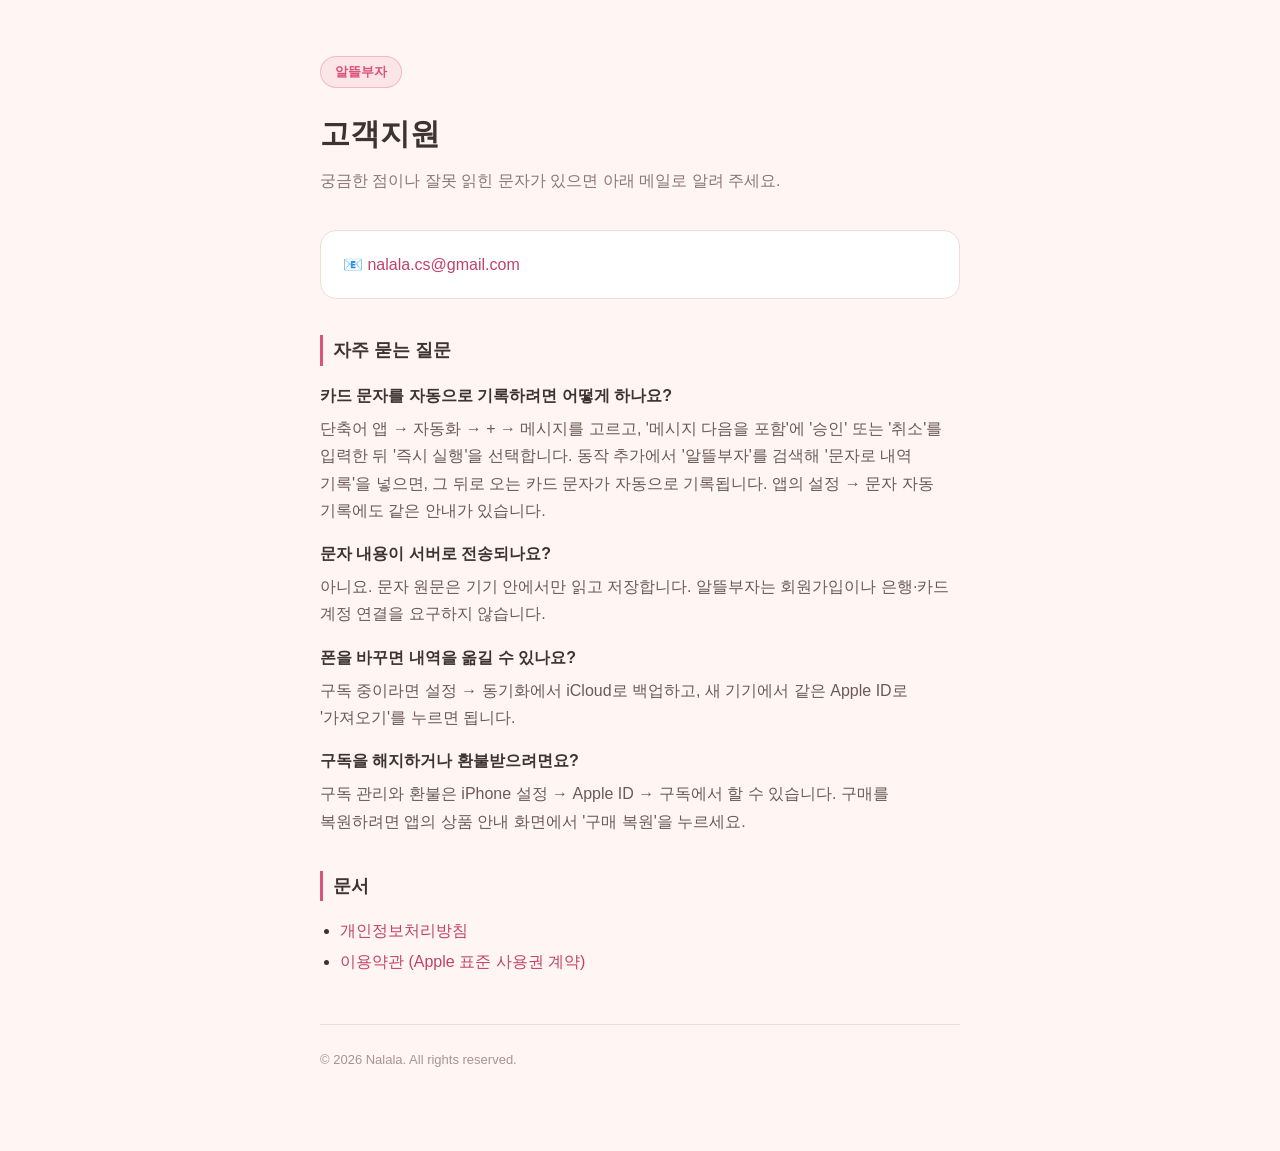
<file: index.html>
<!doctype html>
<html lang="ko">
<head>
<meta charset="utf-8">
<meta name="viewport" content="width=device-width, initial-scale=1">
<title>알뜰부자 고객지원</title>
<link rel="stylesheet" href="style.css">
</head>
<body>
<div class="wrap">
  <span class="badge">알뜰부자</span>
  <h1>고객지원</h1>
  <p class="sub">궁금한 점이나 잘못 읽힌 문자가 있으면 아래 메일로 알려 주세요.</p>

  <div class="card">
    📧 <a href="mailto:nalala.cs@gmail.com">nalala.cs@gmail.com</a>
  </div>

  <h2>자주 묻는 질문</h2>
  <dl class="faq">
    <dt>카드 문자를 자동으로 기록하려면 어떻게 하나요?</dt>
    <dd>단축어 앱 → 자동화 → + → 메시지를 고르고, '메시지 다음을 포함'에 '승인' 또는 '취소'를 입력한 뒤 '즉시 실행'을 선택합니다. 동작 추가에서 '알뜰부자'를 검색해 '문자로 내역 기록'을 넣으면, 그 뒤로 오는 카드 문자가 자동으로 기록됩니다. 앱의 설정 → 문자 자동 기록에도 같은 안내가 있습니다.</dd>

    <dt>문자 내용이 서버로 전송되나요?</dt>
    <dd>아니요. 문자 원문은 기기 안에서만 읽고 저장합니다. 알뜰부자는 회원가입이나 은행·카드 계정 연결을 요구하지 않습니다.</dd>

    <dt>폰을 바꾸면 내역을 옮길 수 있나요?</dt>
    <dd>구독 중이라면 설정 → 동기화에서 iCloud로 백업하고, 새 기기에서 같은 Apple ID로 '가져오기'를 누르면 됩니다.</dd>

    <dt>구독을 해지하거나 환불받으려면요?</dt>
    <dd>구독 관리와 환불은 iPhone 설정 → Apple ID → 구독에서 할 수 있습니다. 구매를 복원하려면 앱의 상품 안내 화면에서 '구매 복원'을 누르세요.</dd>
  </dl>

  <h2>문서</h2>
  <ul>
    <li><a href="privacy.html">개인정보처리방침</a></li>
    <li><a href="https://www.apple.com/legal/internet-services/itunes/dev/stdeula/">이용약관 (Apple 표준 사용권 계약)</a></li>
  </ul>

  <hr>
  <footer>© 2026 Nalala. All rights reserved.</footer>
</div>
</body>
</html>
</file>
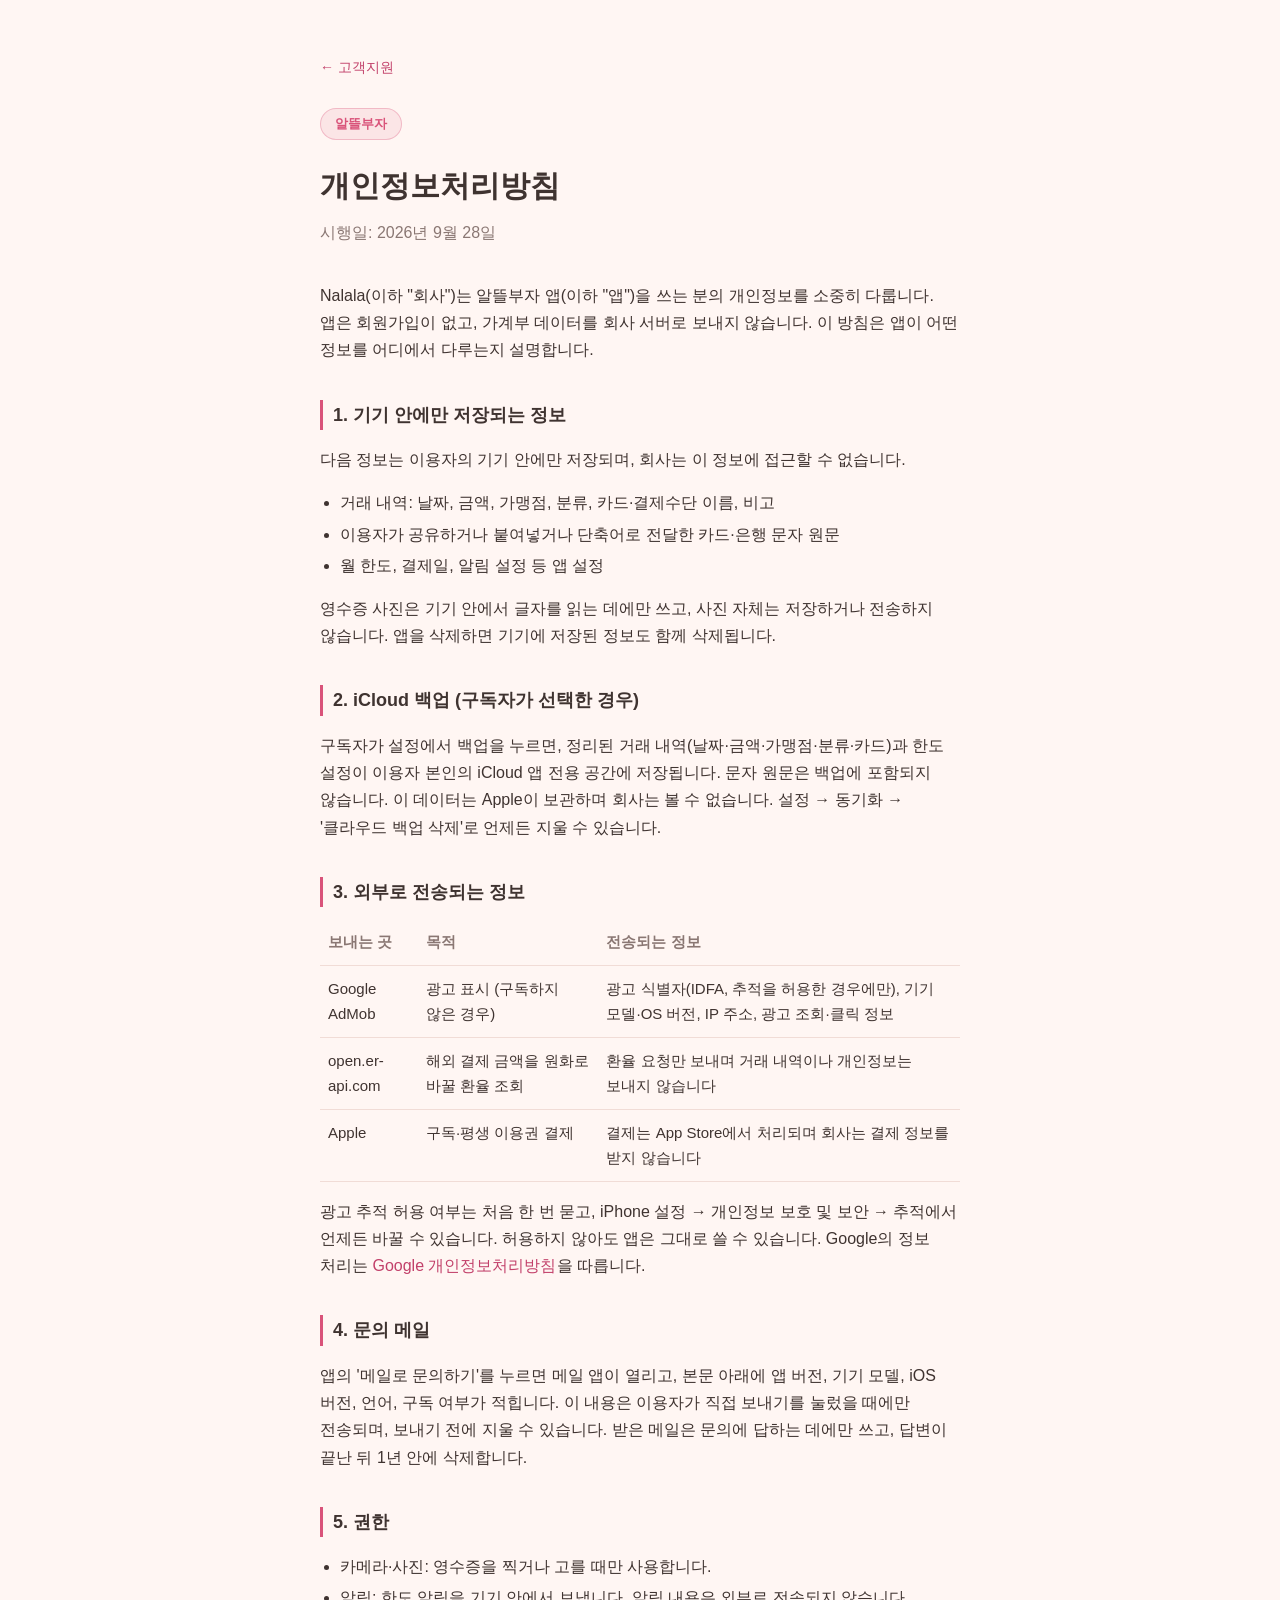
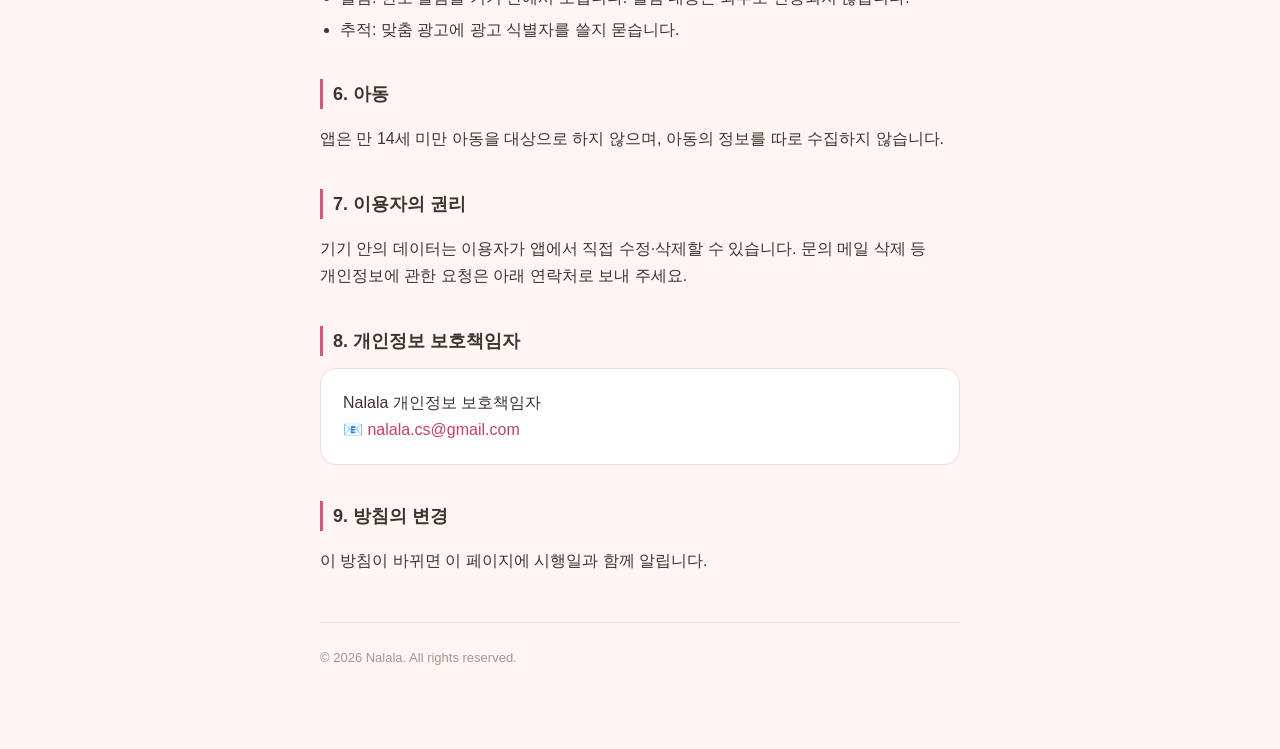
<file: privacy.html>
<!doctype html>
<html lang="ko">
<head>
<meta charset="utf-8">
<meta name="viewport" content="width=device-width, initial-scale=1">
<title>알뜰부자 개인정보처리방침</title>
<link rel="stylesheet" href="style.css">
</head>
<body>
<div class="wrap">
  <nav><a href="./">← 고객지원</a></nav>
  <span class="badge">알뜰부자</span>
  <h1>개인정보처리방침</h1>
  <p class="sub">시행일: 2026년 9월 28일</p>

  <p>Nalala(이하 "회사")는 알뜰부자 앱(이하 "앱")을 쓰는 분의 개인정보를 소중히 다룹니다. 앱은 회원가입이 없고, 가계부 데이터를 회사 서버로 보내지 않습니다. 이 방침은 앱이 어떤 정보를 어디에서 다루는지 설명합니다.</p>

  <h2>1. 기기 안에만 저장되는 정보</h2>
  <p>다음 정보는 이용자의 기기 안에만 저장되며, 회사는 이 정보에 접근할 수 없습니다.</p>
  <ul>
    <li>거래 내역: 날짜, 금액, 가맹점, 분류, 카드·결제수단 이름, 비고</li>
    <li>이용자가 공유하거나 붙여넣거나 단축어로 전달한 카드·은행 문자 원문</li>
    <li>월 한도, 결제일, 알림 설정 등 앱 설정</li>
  </ul>
  <p>영수증 사진은 기기 안에서 글자를 읽는 데에만 쓰고, 사진 자체는 저장하거나 전송하지 않습니다. 앱을 삭제하면 기기에 저장된 정보도 함께 삭제됩니다.</p>

  <h2>2. iCloud 백업 (구독자가 선택한 경우)</h2>
  <p>구독자가 설정에서 백업을 누르면, 정리된 거래 내역(날짜·금액·가맹점·분류·카드)과 한도 설정이 이용자 본인의 iCloud 앱 전용 공간에 저장됩니다. 문자 원문은 백업에 포함되지 않습니다. 이 데이터는 Apple이 보관하며 회사는 볼 수 없습니다. 설정 → 동기화 → '클라우드 백업 삭제'로 언제든 지울 수 있습니다.</p>

  <h2>3. 외부로 전송되는 정보</h2>
  <table>
    <tr><th>보내는 곳</th><th>목적</th><th>전송되는 정보</th></tr>
    <tr>
      <td>Google AdMob</td>
      <td>광고 표시 (구독하지 않은 경우)</td>
      <td>광고 식별자(IDFA, 추적을 허용한 경우에만), 기기 모델·OS 버전, IP 주소, 광고 조회·클릭 정보</td>
    </tr>
    <tr>
      <td>open.er-api.com</td>
      <td>해외 결제 금액을 원화로 바꿀 환율 조회</td>
      <td>환율 요청만 보내며 거래 내역이나 개인정보는 보내지 않습니다</td>
    </tr>
    <tr>
      <td>Apple</td>
      <td>구독·평생 이용권 결제</td>
      <td>결제는 App Store에서 처리되며 회사는 결제 정보를 받지 않습니다</td>
    </tr>
  </table>
  <p>광고 추적 허용 여부는 처음 한 번 묻고, iPhone 설정 → 개인정보 보호 및 보안 → 추적에서 언제든 바꿀 수 있습니다. 허용하지 않아도 앱은 그대로 쓸 수 있습니다. Google의 정보 처리는 <a href="https://policies.google.com/privacy">Google 개인정보처리방침</a>을 따릅니다.</p>

  <h2>4. 문의 메일</h2>
  <p>앱의 '메일로 문의하기'를 누르면 메일 앱이 열리고, 본문 아래에 앱 버전, 기기 모델, iOS 버전, 언어, 구독 여부가 적힙니다. 이 내용은 이용자가 직접 보내기를 눌렀을 때에만 전송되며, 보내기 전에 지울 수 있습니다. 받은 메일은 문의에 답하는 데에만 쓰고, 답변이 끝난 뒤 1년 안에 삭제합니다.</p>

  <h2>5. 권한</h2>
  <ul>
    <li>카메라·사진: 영수증을 찍거나 고를 때만 사용합니다.</li>
    <li>알림: 한도 알림을 기기 안에서 보냅니다. 알림 내용은 외부로 전송되지 않습니다.</li>
    <li>추적: 맞춤 광고에 광고 식별자를 쓸지 묻습니다.</li>
  </ul>

  <h2>6. 아동</h2>
  <p>앱은 만 14세 미만 아동을 대상으로 하지 않으며, 아동의 정보를 따로 수집하지 않습니다.</p>

  <h2>7. 이용자의 권리</h2>
  <p>기기 안의 데이터는 이용자가 앱에서 직접 수정·삭제할 수 있습니다. 문의 메일 삭제 등 개인정보에 관한 요청은 아래 연락처로 보내 주세요.</p>

  <h2>8. 개인정보 보호책임자</h2>
  <div class="card">
    Nalala 개인정보 보호책임자<br>
    📧 <a href="mailto:nalala.cs@gmail.com">nalala.cs@gmail.com</a>
  </div>

  <h2>9. 방침의 변경</h2>
  <p>이 방침이 바뀌면 이 페이지에 시행일과 함께 알립니다.</p>

  <hr>
  <footer>© 2026 Nalala. All rights reserved.</footer>
</div>
</body>
</html>
</file>
<file: style.css>
:root { color-scheme: light; }
* { box-sizing: border-box; }
body {
  margin: 0;
  background: #fff6f3;
  color: #3f3330;
  font-family: -apple-system, BlinkMacSystemFont, "Apple SD Gothic Neo", "Malgun Gothic", sans-serif;
  line-height: 1.7;
  word-break: keep-all;
}
.wrap { max-width: 680px; margin: 0 auto; padding: 56px 20px 80px; }
.badge {
  display: inline-block; font-size: 13px; font-weight: 600; color: #d9537a;
  background: rgba(217, 83, 122, 0.1); border: 1px solid rgba(217, 83, 122, 0.3);
  border-radius: 999px; padding: 4px 14px; margin-bottom: 20px;
}
h1 { font-size: 30px; margin: 0 0 8px; }
.sub { color: #8a7773; font-size: 16px; margin: 0 0 36px; }
h2 { font-size: 18px; margin: 36px 0 12px; border-left: 3px solid #d9537a; padding-left: 10px; }
.card { background: #fff; border: 1px solid #f1dcd6; border-radius: 16px; padding: 20px 22px; }
a { color: #c2406a; text-decoration: none; }
a:hover { text-decoration: underline; }
ul { padding-left: 20px; }
li { margin: 4px 0; }
table { width: 100%; border-collapse: collapse; font-size: 15px; }
th, td { text-align: left; padding: 10px 8px; border-bottom: 1px solid #f1dcd6; vertical-align: top; }
th { color: #8a7773; font-weight: 600; }
.faq dt { font-weight: 600; margin-top: 16px; }
.faq dt:first-child { margin-top: 0; }
.faq dd { margin: 6px 0 0; color: #6b5a56; }
nav { margin-bottom: 28px; font-size: 14px; }
hr { border: none; border-top: 1px solid #f1dcd6; margin: 48px 0 24px; }
footer { color: #a8948f; font-size: 13px; }
</file>
